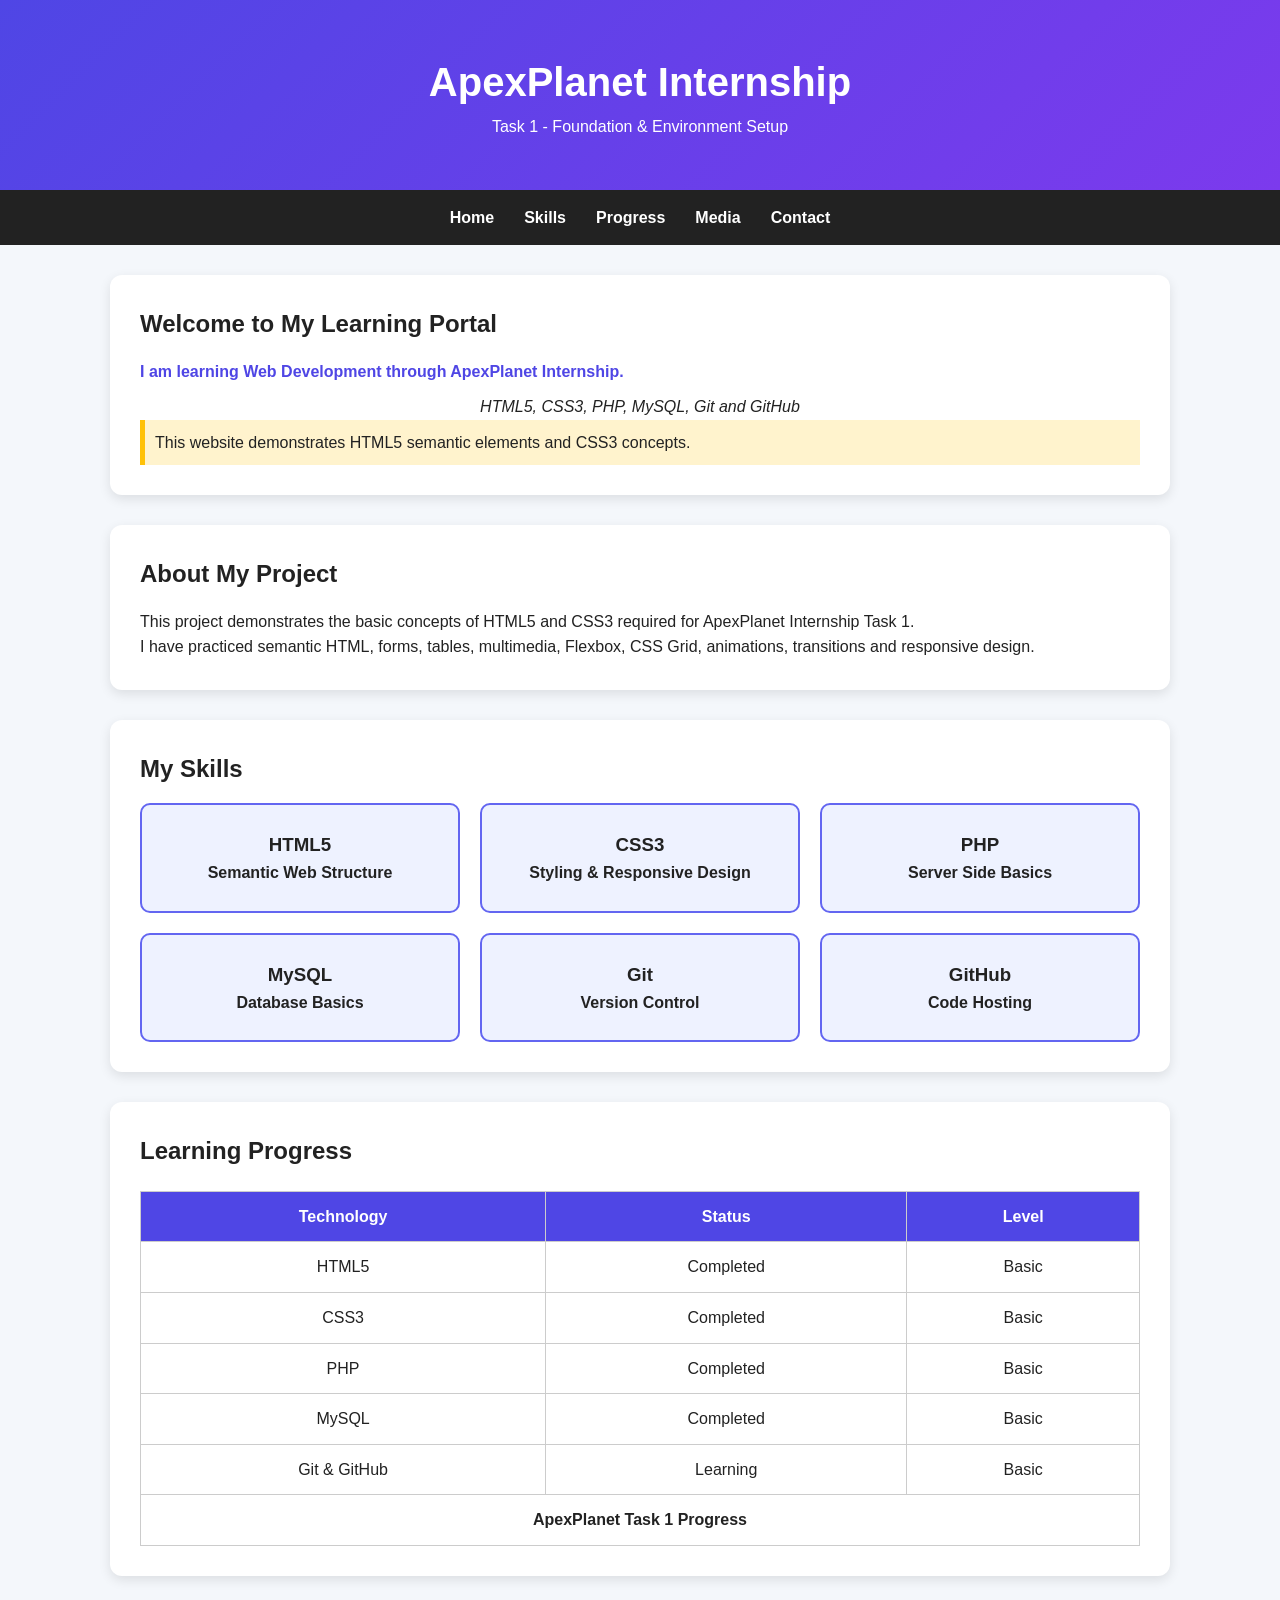
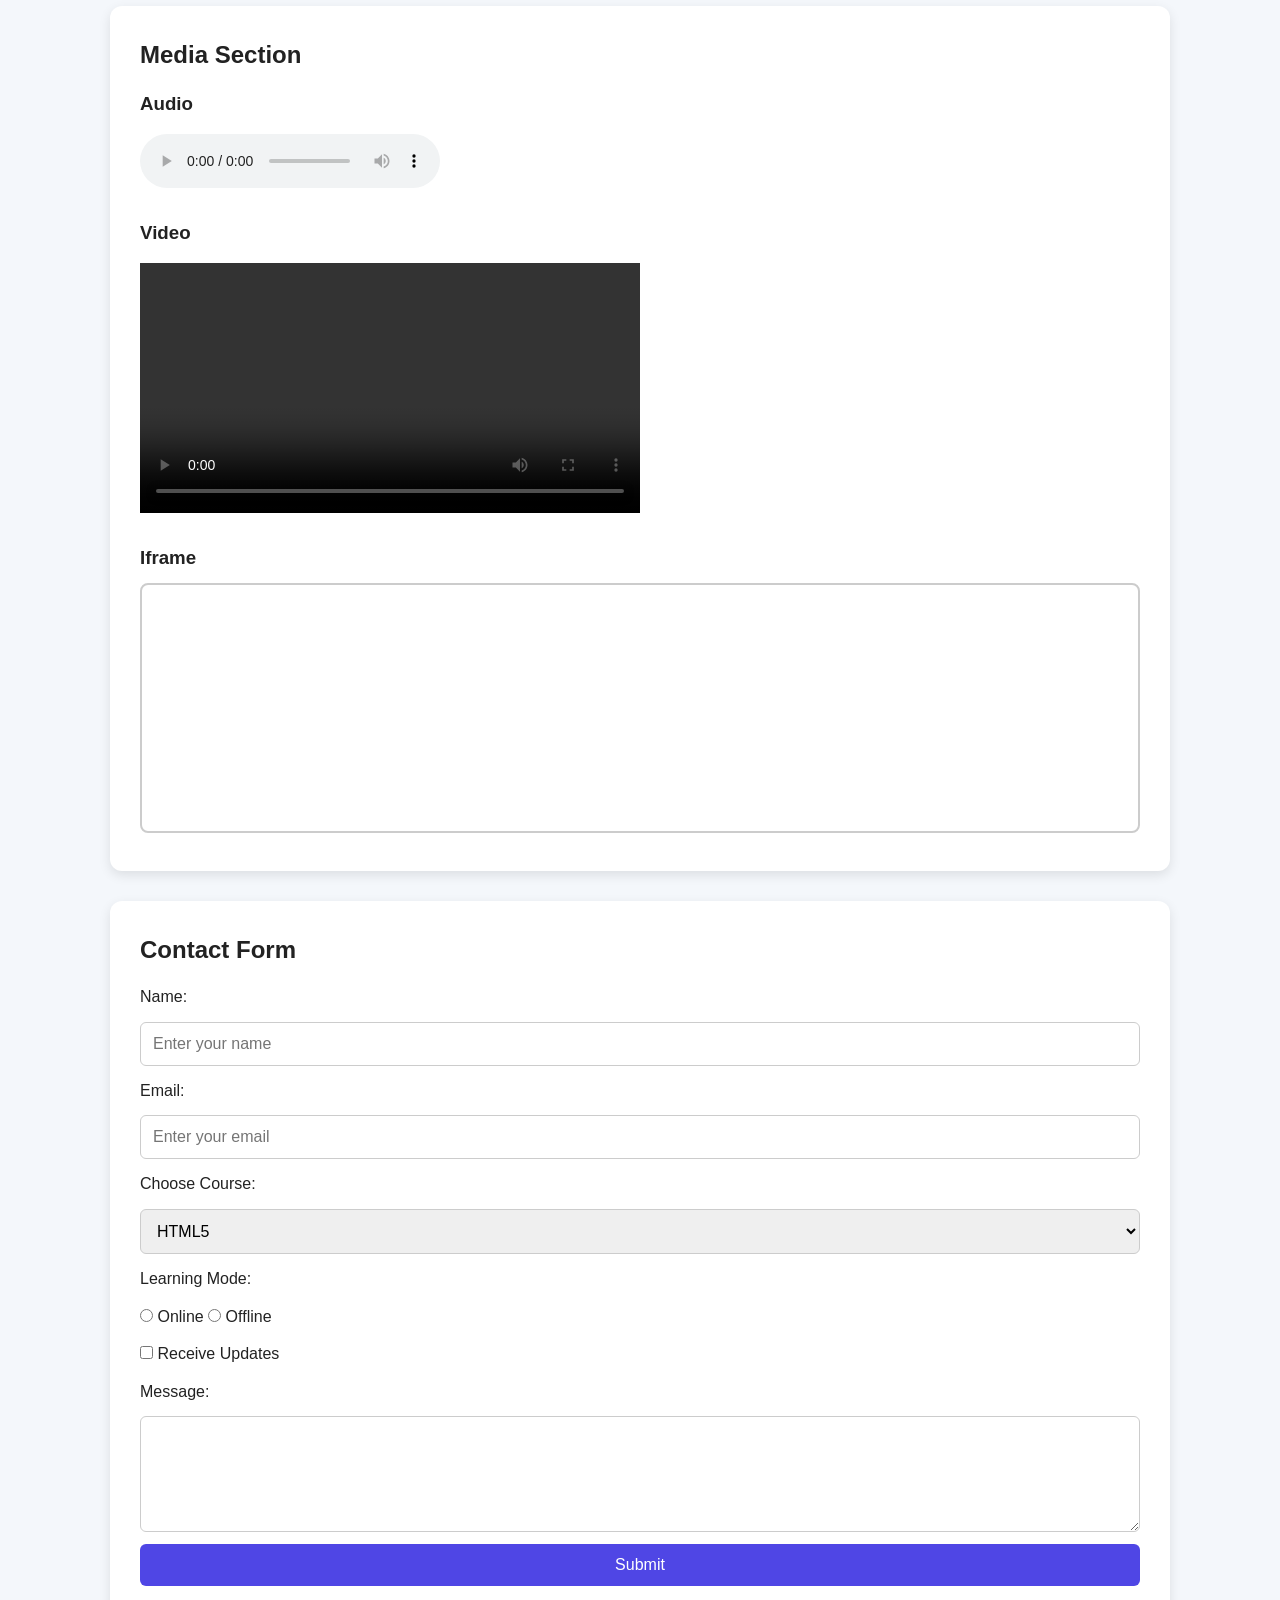
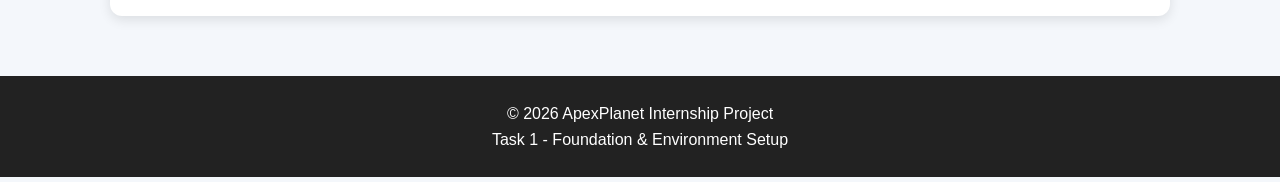
<file: index.html>
<!DOCTYPE html>
<html lang="en">

<head>
    <meta charset="UTF-8">
    <meta name="viewport" content="width=device-width, initial-scale=1.0">

    <title>ApexPlanet Internship - Task 1</title>

    <!-- External CSS -->
    <link rel="stylesheet" href="style.css">

    <!-- Internal CSS -->
    <style>
        .internal-note {
            text-align: center;
            font-style: italic;
            margin-top: 10px;
        }

        .highlight {
            background-color: #fff3cd;
            padding: 10px;
            border-left: 5px solid #ffc107;
        }
    </style>
</head>

<body>

    <!-- Header -->
    <header>
        <h1>ApexPlanet Internship</h1>
        <p>Task 1 - Foundation & Environment Setup</p>
    </header>

    <!-- Navigation -->
    <nav>
        <a href="#home">Home</a>
        <a href="#skills">Skills</a>
        <a href="#progress">Progress</a>
        <a href="#media">Media</a>
        <a href="#contact">Contact</a>
    </nav>

    <main>

        <!-- Home Section -->
        <section id="home">

            <h2>Welcome to My Learning Portal</h2>

            <!-- Inline CSS -->
            <p style="font-weight: bold; color: #4f46e5;">
                I am learning Web Development through ApexPlanet Internship.
            </p>

            <p class="internal-note">
                HTML5, CSS3, PHP, MySQL, Git and GitHub
            </p>

            <p class="highlight">
                This website demonstrates HTML5 semantic elements and CSS3 concepts.
            </p>

        </section>


        <!-- Article -->
        <article>

            <h2>About My Project</h2>

            <p>
                This project demonstrates the basic concepts of HTML5 and CSS3
                required for ApexPlanet Internship Task 1.
            </p>

            <p>
                I have practiced semantic HTML, forms, tables, multimedia,
                Flexbox, CSS Grid, animations, transitions and responsive design.
            </p>

        </article>


        <!-- Skills Section -->
        <section id="skills">

            <h2>My Skills</h2>

            <div class="skills-grid">

                <div class="skill-card">
                    <h3>HTML5</h3>
                    <p>Semantic Web Structure</p>
                </div>

                <div class="skill-card">
                    <h3>CSS3</h3>
                    <p>Styling & Responsive Design</p>
                </div>

                <div class="skill-card">
                    <h3>PHP</h3>
                    <p>Server Side Basics</p>
                </div>

                <div class="skill-card">
                    <h3>MySQL</h3>
                    <p>Database Basics</p>
                </div>

                <div class="skill-card">
                    <h3>Git</h3>
                    <p>Version Control</p>
                </div>

                <div class="skill-card">
                    <h3>GitHub</h3>
                    <p>Code Hosting</p>
                </div>

            </div>

        </section>


        <!-- Progress Section -->
        <section id="progress">

            <h2>Learning Progress</h2>

            <table>

                <thead>
                    <tr>
                        <th>Technology</th>
                        <th>Status</th>
                        <th>Level</th>
                    </tr>
                </thead>

                <tbody>

                    <tr>
                        <td>HTML5</td>
                        <td>Completed</td>
                        <td>Basic</td>
                    </tr>

                    <tr>
                        <td>CSS3</td>
                        <td>Completed</td>
                        <td>Basic</td>
                    </tr>

                    <tr>
                        <td>PHP</td>
                        <td>Completed</td>
                        <td>Basic</td>
                    </tr>

                    <tr>
                        <td>MySQL</td>
                        <td>Completed</td>
                        <td>Basic</td>
                    </tr>

                    <tr>
                        <td>Git & GitHub</td>
                        <td>Learning</td>
                        <td>Basic</td>
                    </tr>

                </tbody>

                <tfoot>
                    <tr>
                        <td colspan="3">
                            ApexPlanet Task 1 Progress
                        </td>
                    </tr>
                </tfoot>

            </table>

        </section>


        <!-- Media Section -->
        <section id="media">

            <h2>Media Section</h2>

            <h3>Audio</h3>

            <audio controls>
                <source
                    src="https://interactive-examples.mdn.mozilla.net/media/cc0-audio/t-rex-roar.mp3"
                    type="audio/mpeg">
                Your browser does not support audio.
            </audio>


            <h3>Video</h3>

            <video controls width="500">

                <source
                    src="https://interactive-examples.mdn.mozilla.net/media/cc0-videos/flower.mp4"
                    type="video/mp4">

                Your browser does not support video.

            </video>


            <h3>Iframe</h3>

            <iframe
                src="https://www.example.com"
                width="100%"
                height="250"
                title="Example Website">
            </iframe>

        </section>


        <!-- Contact/Form Section -->
        <section id="contact">

            <h2>Contact Form</h2>

            <form>

                <!-- Text Input -->
                <label for="name">
                    Name:
                </label>

                <input
                    type="text"
                    id="name"
                    name="name"
                    placeholder="Enter your name"
                    required>


                <!-- Email Input -->
                <label for="email">
                    Email:
                </label>

                <input
                    type="email"
                    id="email"
                    name="email"
                    placeholder="Enter your email"
                    required>


                <!-- Select -->
                <label for="course">
                    Choose Course:
                </label>

                <select id="course" name="course">

                    <option value="html">
                        HTML5
                    </option>

                    <option value="css">
                        CSS3
                    </option>

                    <option value="php">
                        PHP
                    </option>

                    <option value="mysql">
                        MySQL
                    </option>

                </select>


                <!-- Radio Buttons -->
                <p class="form-heading">
                    Learning Mode:
                </p>

                <div class="radio-group">

                    <label>
                        <input
                            type="radio"
                            name="mode"
                            value="online">
                        Online
                    </label>

                    <label>
                        <input
                            type="radio"
                            name="mode"
                            value="offline">
                        Offline
                    </label>

                </div>


                <!-- Checkbox -->
                <label class="checkbox-label">

                    <input
                        type="checkbox"
                        name="updates">

                    Receive Updates

                </label>


                <!-- Textarea -->
                <label for="message">
                    Message:
                </label>

                <textarea
                    id="message"
                    name="message"
                    rows="5"
                    placeholder="Write your message">
                </textarea>


                <!-- Submit Button -->
                <button type="submit">
                    Submit
                </button>

            </form>

        </section>

    </main>


    <!-- Footer -->
    <footer>

        <p>
            &copy; 2026 ApexPlanet Internship Project
        </p>

        <p>
            Task 1 - Foundation & Environment Setup
        </p>

    </footer>

</body>

</html>
</file>
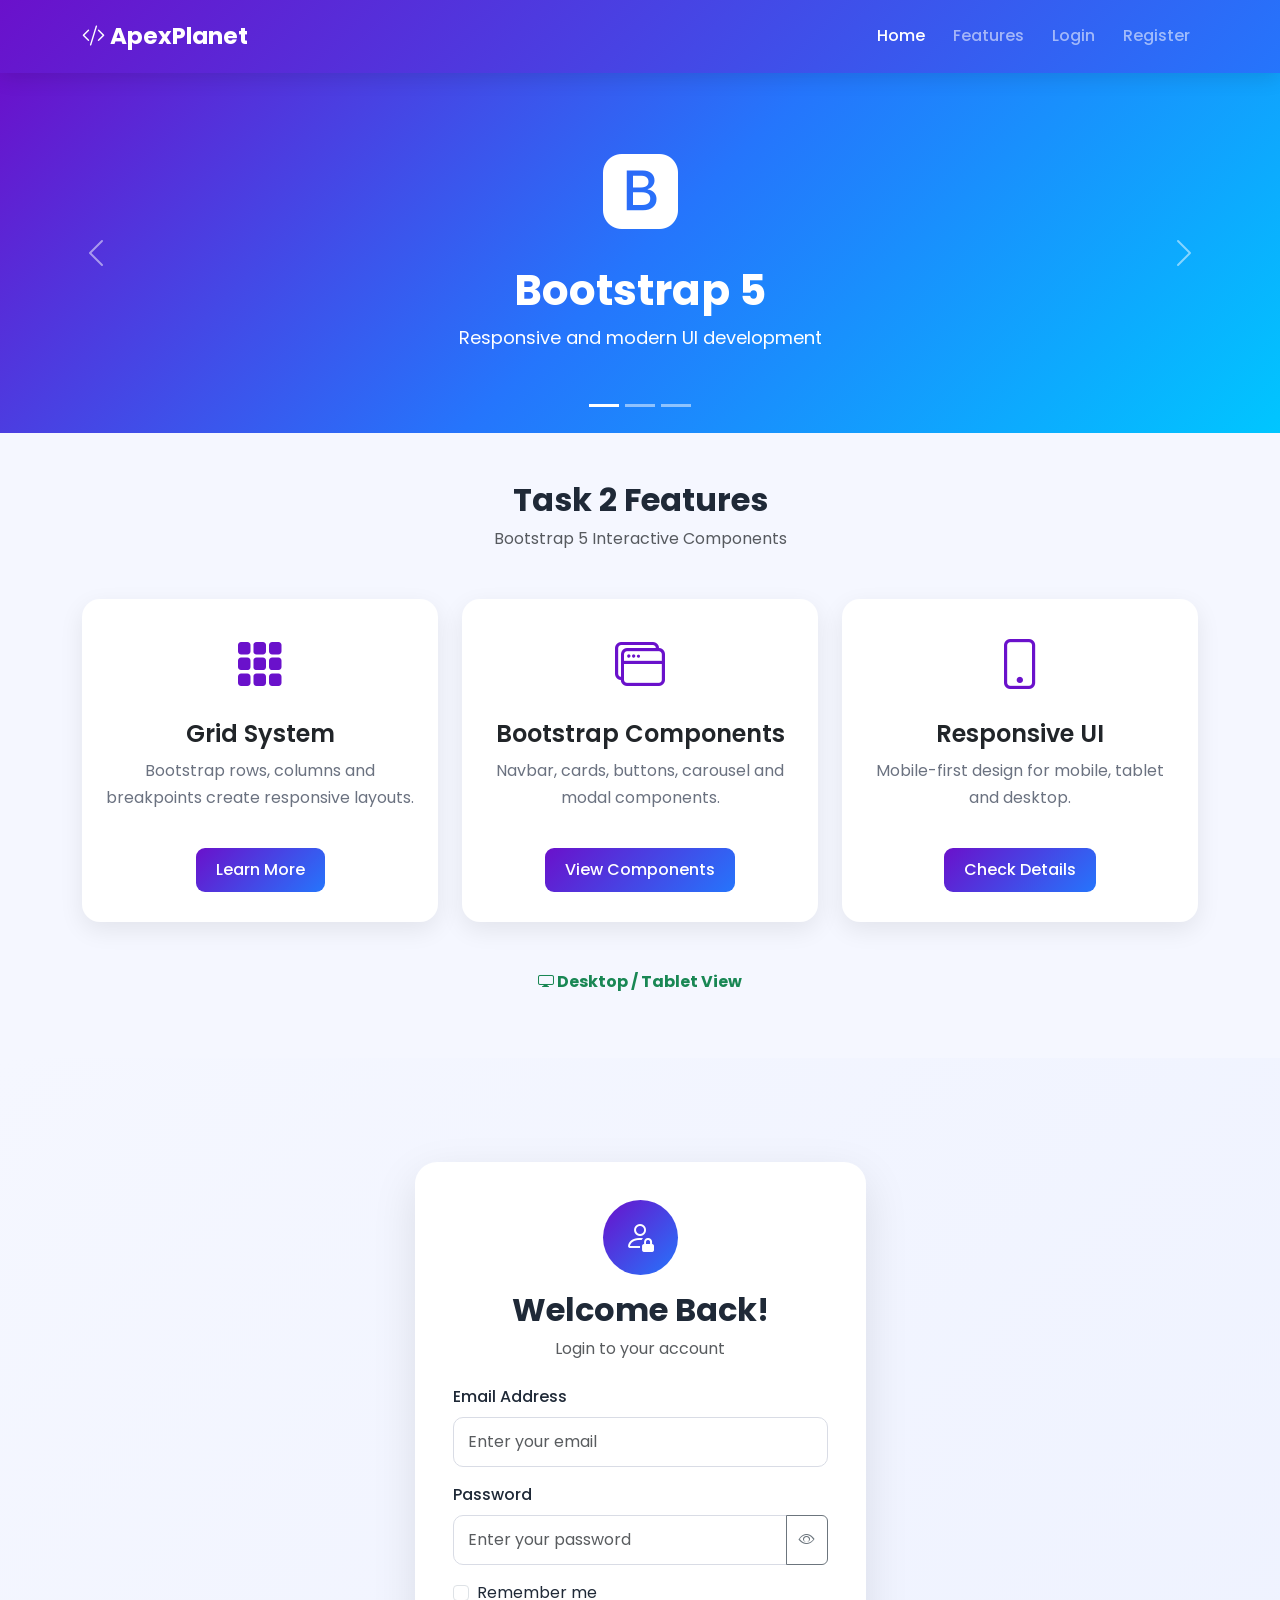
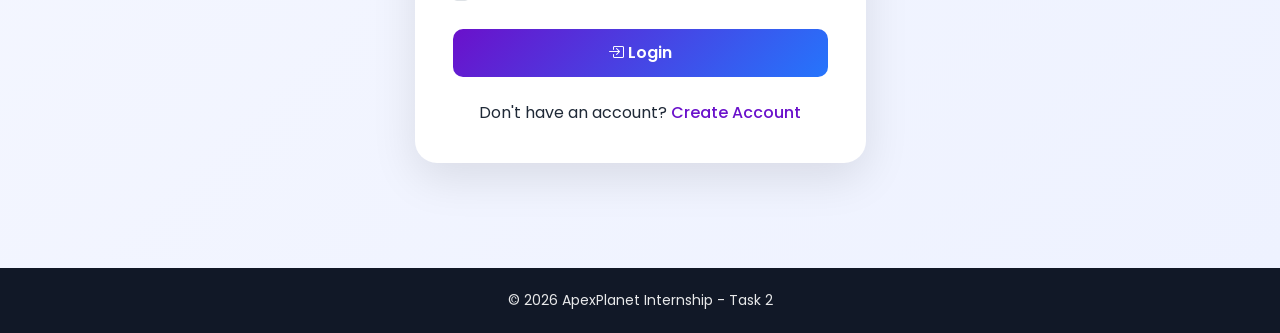
<file: task-2/index2.html>
<!DOCTYPE html>
<html lang="en">

<head>
    <meta charset="UTF-8">
    <meta name="viewport" content="width=device-width, initial-scale=1.0">

    <title>ApexPlanet Task 2</title>

    <!-- Bootstrap 5 -->
    <link href="https://cdn.jsdelivr.net/npm/bootstrap@5.3.3/dist/css/bootstrap.min.css" rel="stylesheet">

    <!-- Google Font -->
    <link href="https://fonts.googleapis.com/css2?family=Poppins:wght@400;500;600;700&display=swap" rel="stylesheet">

    <!-- Bootstrap Icons -->
    <link rel="stylesheet" href="https://cdn.jsdelivr.net/npm/bootstrap-icons@1.11.3/font/bootstrap-icons.min.css">

    <!-- Custom CSS -->
    <link rel="stylesheet" href="style2.css">
</head>

<body>

<!-- NAVBAR -->
<nav class="navbar navbar-expand-lg navbar-dark custom-navbar sticky-top">

    <div class="container">

        <a class="navbar-brand fw-bold" href="#home">
            <i class="bi bi-code-slash"></i> ApexPlanet
        </a>

        <button class="navbar-toggler"
                type="button"
                data-bs-toggle="collapse"
                data-bs-target="#navbarMenu">

            <span class="navbar-toggler-icon"></span>

        </button>

        <div class="collapse navbar-collapse" id="navbarMenu">

            <ul class="navbar-nav ms-auto">

                <li class="nav-item">
                    <a class="nav-link active" href="#home">Home</a>
                </li>

                <li class="nav-item">
                    <a class="nav-link" href="#features">Features</a>
                </li>

                <li class="nav-item">
                    <a class="nav-link" href="#login">Login</a>
                </li>

                <li class="nav-item">
                    <a class="nav-link" href="register.html">Register</a>
                </li>

            </ul>

        </div>

    </div>

</nav>


<!-- CAROUSEL -->
<section id="home">

    <div id="mainCarousel"
         class="carousel slide"
         data-bs-ride="carousel">

        <div class="carousel-indicators">

            <button type="button"
                    data-bs-target="#mainCarousel"
                    data-bs-slide-to="0"
                    class="active">
            </button>

            <button type="button"
                    data-bs-target="#mainCarousel"
                    data-bs-slide-to="1">
            </button>

            <button type="button"
                    data-bs-target="#mainCarousel"
                    data-bs-slide-to="2">
            </button>

        </div>


        <div class="carousel-inner">

            <div class="carousel-item active">

                <div class="carousel-box text-center">

                    <i class="bi bi-bootstrap-fill"></i>

                    <h1>Bootstrap 5</h1>

                    <p>
                        Responsive and modern UI development
                    </p>

                </div>

            </div>


            <div class="carousel-item">

                <div class="carousel-box text-center">

                    <i class="bi bi-phone"></i>

                    <h1>Responsive Design</h1>

                    <p>
                        Mobile-first layouts for every device
                    </p>

                </div>

            </div>


            <div class="carousel-item">

                <div class="carousel-box text-center">

                    <i class="bi bi-lightning-charge"></i>

                    <h1>Interactive UI</h1>

                    <p>
                        Smooth animations and JavaScript interactions
                    </p>

                </div>

            </div>

        </div>


        <button class="carousel-control-prev"
                type="button"
                data-bs-target="#mainCarousel"
                data-bs-slide="prev">

            <span class="carousel-control-prev-icon"></span>

        </button>


        <button class="carousel-control-next"
                type="button"
                data-bs-target="#mainCarousel"
                data-bs-slide="next">

            <span class="carousel-control-next-icon"></span>

        </button>

    </div>

</section>


<!-- FEATURES -->
<section id="features" class="py-5">

    <div class="container">

        <div class="text-center mb-5">

            <h2 class="fw-bold">
                Task 2 Features
            </h2>

            <p class="text-muted">
                Bootstrap 5 Interactive Components
            </p>

        </div>


        <div class="row g-4">

            <!-- CARD 1 -->
            <div class="col-12 col-md-6 col-lg-4">

                <div class="card h-100 feature-card">

                    <div class="card-body text-center">

                        <i class="bi bi-grid-3x3-gap-fill feature-icon"></i>

                        <h4 class="mt-3">
                            Grid System
                        </h4>

                        <p>
                            Bootstrap rows, columns and breakpoints
                            create responsive layouts.
                        </p>

                        <button class="btn btn-primary"
                                data-bs-toggle="modal"
                                data-bs-target="#gridModal">

                            Learn More

                        </button>

                    </div>

                </div>

            </div>


            <!-- CARD 2 -->
            <div class="col-12 col-md-6 col-lg-4">

                <div class="card h-100 feature-card">

                    <div class="card-body text-center">

                        <i class="bi bi-window-stack feature-icon"></i>

                        <h4 class="mt-3">
                            Bootstrap Components
                        </h4>

                        <p>
                            Navbar, cards, buttons, carousel and
                            modal components.
                        </p>

                        <button class="btn btn-primary"
                                data-bs-toggle="modal"
                                data-bs-target="#componentModal">

                            View Components

                        </button>

                    </div>

                </div>

            </div>


            <!-- CARD 3 -->
            <div class="col-12 col-md-6 col-lg-4">

                <div class="card h-100 feature-card">

                    <div class="card-body text-center">

                        <i class="bi bi-phone feature-icon"></i>

                        <h4 class="mt-3">
                            Responsive UI
                        </h4>

                        <p>
                            Mobile-first design for mobile,
                            tablet and desktop.
                        </p>

                        <button class="btn btn-primary"
                                data-bs-toggle="modal"
                                data-bs-target="#responsiveModal">

                            Check Details

                        </button>

                    </div>

                </div>

            </div>

        </div>


        <!-- RESPONSIVE UTILITY -->
        <div class="text-center mt-5">

            <p class="d-none d-md-block text-success fw-bold">
                <i class="bi bi-display"></i>
                Desktop / Tablet View
            </p>

            <p class="d-md-none text-primary fw-bold">
                <i class="bi bi-phone"></i>
                Mobile View
            </p>

        </div>

    </div>

</section>


<!-- LOGIN -->
<section id="login" class="login-section">

    <div class="container">

        <div class="row justify-content-center">

            <div class="col-12 col-md-8 col-lg-5">

                <div class="login-card">

                    <div class="text-center mb-4">

                        <div class="login-icon">

                            <i class="bi bi-person-lock"></i>

                        </div>

                        <h2 class="fw-bold mt-3">
                            Welcome Back!
                        </h2>

                        <p class="text-muted">
                            Login to your account
                        </p>

                    </div>


                    <form id="loginForm">

                        <div class="mb-3">

                            <label for="email"
                                   class="form-label">

                                Email Address

                            </label>

                            <input
                                type="email"
                                class="form-control"
                                id="email"
                                placeholder="Enter your email"
                                required>

                        </div>


                        <div class="mb-3">

                            <label for="password"
                                   class="form-label">

                                Password

                            </label>

                            <div class="input-group">

                                <input
                                    type="password"
                                    class="form-control"
                                    id="password"
                                    placeholder="Enter your password"
                                    required>

                                <button
                                    class="btn btn-outline-secondary"
                                    type="button"
                                    id="togglePassword">

                                    <i class="bi bi-eye"></i>

                                </button>

                            </div>

                        </div>


                        <div class="form-check mb-4">

                            <input
                                class="form-check-input"
                                type="checkbox"
                                id="remember">

                            <label
                                class="form-check-label"
                                for="remember">

                                Remember me

                            </label>

                        </div>


                        <button
                            type="submit"
                            class="btn btn-primary w-100 login-btn">

                            <i class="bi bi-box-arrow-in-right"></i>
                            Login

                        </button>

                    </form>


                    <p class="text-center mt-4 mb-0">

                        Don't have an account?

                        <a href="register.html">
                            Create Account
                        </a>

                    </p>

                </div>

            </div>

        </div>

    </div>

</section>


<!-- GRID MODAL -->
<div class="modal fade"
     id="gridModal"
     tabindex="-1">

    <div class="modal-dialog">

        <div class="modal-content">

            <div class="modal-header">

                <h5 class="modal-title">
                    Bootstrap Grid System
                </h5>

                <button type="button"
                        class="btn-close"
                        data-bs-dismiss="modal">
                </button>

            </div>

            <div class="modal-body">

                Bootstrap Grid uses rows, columns and breakpoints
                to create responsive layouts.

            </div>

            <div class="modal-footer">

                <button type="button"
                        class="btn btn-secondary"
                        data-bs-dismiss="modal">

                    Close

                </button>

            </div>

        </div>

    </div>

</div>


<!-- COMPONENT MODAL -->
<div class="modal fade"
     id="componentModal"
     tabindex="-1">

    <div class="modal-dialog">

        <div class="modal-content">

            <div class="modal-header">

                <h5 class="modal-title">
                    Bootstrap Components
                </h5>

                <button type="button"
                        class="btn-close"
                        data-bs-dismiss="modal">
                </button>

            </div>

            <div class="modal-body">

                Navbar, Carousel, Cards, Buttons and Modals
                are used in this Task 2 project.

            </div>

            <div class="modal-footer">

                <button type="button"
                        class="btn btn-secondary"
                        data-bs-dismiss="modal">

                    Close

                </button>

            </div>

        </div>

    </div>

</div>


<!-- RESPONSIVE MODAL -->
<div class="modal fade"
     id="responsiveModal"
     tabindex="-1">

    <div class="modal-dialog">

        <div class="modal-content">

            <div class="modal-header">

                <h5 class="modal-title">
                    Responsive Design
                </h5>

                <button type="button"
                        class="btn-close"
                        data-bs-dismiss="modal">
                </button>

            </div>

            <div class="modal-body">

                This website uses Bootstrap responsive utilities
                and mobile-first design.

            </div>

            <div class="modal-footer">

                <button type="button"
                        class="btn btn-secondary"
                        data-bs-dismiss="modal">

                    Close

                </button>

            </div>

        </div>

    </div>

</div>


<!-- FOOTER -->
<footer class="text-center">

    <p class="mb-0">
        © 2026 ApexPlanet Internship - Task 2
    </p>

</footer>


<!-- Bootstrap JS -->
<script src="https://cdn.jsdelivr.net/npm/bootstrap@5.3.3/dist/js/bootstrap.bundle.min.js"></script>

<!-- Custom JS -->
<script src="script.js"></script>

</body>
</html>
</file>
<file: style.css>
* {
    margin: 0;
    padding: 0;
    box-sizing: border-box;
}

body {
    font-family: Arial, sans-serif;
    line-height: 1.6;
    background: #f4f7fb;
    color: #222;
}

/* Header */
header {
    background: linear-gradient(135deg, #4f46e5, #7c3aed);
    color: white;
    text-align: center;
    padding: 50px 20px;
}

header h1 {
    font-size: 40px;
    animation: fadeIn 1.5s ease-in;
}

/* Navigation */
nav {
    background: #222;
    display: flex;
    justify-content: center;
    gap: 30px;
    padding: 15px;
}

nav a {
    color: white;
    text-decoration: none;
    font-weight: bold;
    transition: 0.3s;
}

nav a:hover {
    color: #a78bfa;
}

/* Main */
main {
    max-width: 1100px;
    margin: auto;
    padding: 30px 20px;
}

section,
article {
    background: white;
    margin-bottom: 30px;
    padding: 30px;
    border-radius: 12px;
    box-shadow: 0 4px 12px rgba(0, 0, 0, 0.1);
}

h2 {
    margin-bottom: 15px;
}

/* CSS Grid */
.skills-grid {
    display: grid;
    grid-template-columns: repeat(3, 1fr);
    gap: 20px;
}

.skill-card {
    padding: 25px;
    background: #eef2ff;
    border: 2px solid #6366f1;
    border-radius: 10px;
    text-align: center;
    font-weight: bold;
    transition: transform 0.3s, box-shadow 0.3s;
}

.skill-card:hover {
    transform: translateY(-5px);
    box-shadow: 0 8px 15px rgba(0, 0, 0, 0.15);
}

/* Table */
table {
    width: 100%;
    border-collapse: collapse;
    margin-top: 20px;
}

th,
td {
    border: 1px solid #ccc;
    padding: 12px;
    text-align: center;
}

th {
    background: #4f46e5;
    color: white;
}

tfoot {
    font-weight: bold;
}

/* Media */
audio,
video {
    display: block;
    margin: 15px 0 30px;
    max-width: 100%;
}

iframe {
    border: 2px solid #ccc;
    border-radius: 8px;
    margin-top: 10px;
}

/* Form */
form {
    display: grid;
    gap: 12px;
}

input,
select,
textarea {
    width: 100%;
    padding: 12px;
    border: 1px solid #ccc;
    border-radius: 6px;
    font-size: 16px;
}

input[type="radio"],
input[type="checkbox"] {
    width: auto;
}

button {
    padding: 12px 20px;
    background: #4f46e5;
    color: white;
    border: none;
    border-radius: 6px;
    cursor: pointer;
    font-size: 16px;
    transition: 0.3s;
}

button:hover {
    background: #3730a3;
    transform: scale(1.03);
}

/* Footer */
footer {
    background: #222;
    color: white;
    text-align: center;
    padding: 25px;
}

/* Animation */
@keyframes fadeIn {
    from {
        opacity: 0;
        transform: translateY(-20px);
    }

    to {
        opacity: 1;
        transform: translateY(0);
    }
}

/* Responsive Design */
@media (max-width: 700px) {

    header h1 {
        font-size: 28px;
    }

    nav {
        flex-direction: column;
        align-items: center;
        gap: 10px;
    }

    .skills-grid {
        grid-template-columns: 1fr;
    }

    section,
    article {
        padding: 20px;
    }
}
</file>
<file: task-2/style2.css>
* {
    margin: 0;
    padding: 0;
    box-sizing: border-box;
}

html {
    scroll-behavior: smooth;
}

body {
    font-family: "Poppins", sans-serif;
    background: #f5f7ff;
    color: #1f2937;
    overflow-x: hidden;
}

section {
    scroll-margin-top: 75px;
}


/* NAVBAR */

.custom-navbar {
    background: linear-gradient(135deg, #6a11cb, #2575fc);
    padding: 14px 0;
    box-shadow: 0 4px 20px rgba(0, 0, 0, 0.12);
}

.navbar-brand {
    font-size: 23px;
    transition: 0.3s;
}

.navbar-brand:hover {
    transform: translateY(-2px);
}

.nav-link {
    font-weight: 500;
    margin-left: 12px;
    transition: 0.3s;
}

.nav-link:hover {
    transform: translateY(-2px);
}


/* CAROUSEL */

.carousel-box {
    min-height: 360px;
    display: flex;
    flex-direction: column;
    justify-content: center;
    align-items: center;
    padding: 50px 20px;

    color: white;

    background: linear-gradient(
        135deg,
        #6a11cb,
        #2575fc,
        #00c6ff
    );
}

.carousel-box i {
    font-size: 75px;
    margin-bottom: 15px;
    animation: floating 2.5s infinite;
}

.carousel-box h1 {
    font-size: 42px;
    font-weight: 700;
}

.carousel-box p {
    font-size: 18px;
}


/* FEATURES */

#features {
    background: #f5f7ff;
}

#features h2 {
    font-size: 32px;
}


/* CARDS */

.feature-card {
    border: none;
    border-radius: 18px;
    background: white;

    box-shadow: 0 8px 25px rgba(0, 0, 0, 0.08);

    transition: 0.3s;
}

.feature-card:hover {
    transform: translateY(-8px);

    box-shadow:
        0 15px 35px rgba(37, 117, 252, 0.18);
}

.feature-card .card-body {
    padding: 30px 22px;
}

.feature-icon {
    font-size: 50px;
    color: #6a11cb;
}

.feature-card h4 {
    font-weight: 600;
}

.feature-card p {
    color: #6b7280;
    line-height: 1.7;
    min-height: 75px;
}


/* BUTTON */

.btn-primary {
    background: linear-gradient(135deg, #6a11cb, #2575fc);
    border: none;
    border-radius: 9px;
    padding: 10px 20px;
    font-weight: 500;
    transition: 0.3s;
}

.btn-primary:hover {
    transform: translateY(-2px);

    box-shadow:
        0 8px 18px rgba(37, 117, 252, 0.3);
}


/* LOGIN */

.login-section {
    min-height: 90vh;

    display: flex;
    align-items: center;

    padding: 70px 15px;

    background: linear-gradient(
        135deg,
        #f5f7ff,
        #eef2ff
    );
}

.login-card {
    background: white;

    padding: 38px;

    border-radius: 22px;

    box-shadow:
        0 15px 45px rgba(0, 0, 0, 0.10);

    animation: slideUp 0.7s ease;
}

.login-icon {
    width: 75px;
    height: 75px;

    margin: auto;

    display: flex;
    align-items: center;
    justify-content: center;

    border-radius: 50%;

    color: white;

    font-size: 32px;

    background: linear-gradient(
        135deg,
        #6a11cb,
        #2575fc
    );

    animation: floating 2.5s infinite;
}


/* FORM */

.form-label {
    font-weight: 500;
}

.form-control {
    border-radius: 10px;
    padding: 12px 14px;
    border: 1px solid #d9dce5;
    transition: 0.3s;
}

.form-control:focus {
    border-color: #6a11cb;

    box-shadow:
        0 0 0 0.2rem rgba(106, 17, 203, 0.12);
}


/* LOGIN BUTTON */

.login-btn {
    padding: 12px;
    border-radius: 10px;
    font-weight: 600;
}


/* LINKS */

a {
    color: #6a11cb;
    text-decoration: none;
    font-weight: 500;
}

a:hover {
    color: #2575fc;
    text-decoration: underline;
}


/* MODAL */

.modal-content {
    border: none;
    border-radius: 18px;
    overflow: hidden;
}

.modal-header {
    color: white;

    background: linear-gradient(
        135deg,
        #6a11cb,
        #2575fc
    );
}

.modal-title {
    font-weight: 600;
}


/* FOOTER */

footer {
    background: #111827;
    color: white;
    padding: 22px;
}

footer p {
    font-size: 14px;
    opacity: 0.9;
}


/* ANIMATIONS */

@keyframes slideUp {

    from {
        opacity: 0;
        transform: translateY(35px);
    }

    to {
        opacity: 1;
        transform: translateY(0);
    }
}

@keyframes floating {

    0% {
        transform: translateY(0);
    }

    50% {
        transform: translateY(-7px);
    }

    100% {
        transform: translateY(0);
    }
}


/* MOBILE */

@media (max-width: 768px) {

    .nav-link {
        margin-left: 0;
    }

    .carousel-box {
        min-height: 300px;
    }

    .carousel-box h1 {
        font-size: 30px;
    }

    .carousel-box p {
        font-size: 15px;
    }

    .carousel-box i {
        font-size: 55px;
    }

    .login-section {
        padding: 45px 15px;
    }

    .login-card {
        padding: 28px 20px;
    }
}


@media (max-width: 576px) {

    .carousel-box {
        min-height: 270px;
    }

    .carousel-box h1 {
        font-size: 25px;
    }

    .carousel-box p {
        font-size: 14px;
    }

    .feature-card .card-body {
        padding: 25px 18px;
    }

}
</file>
